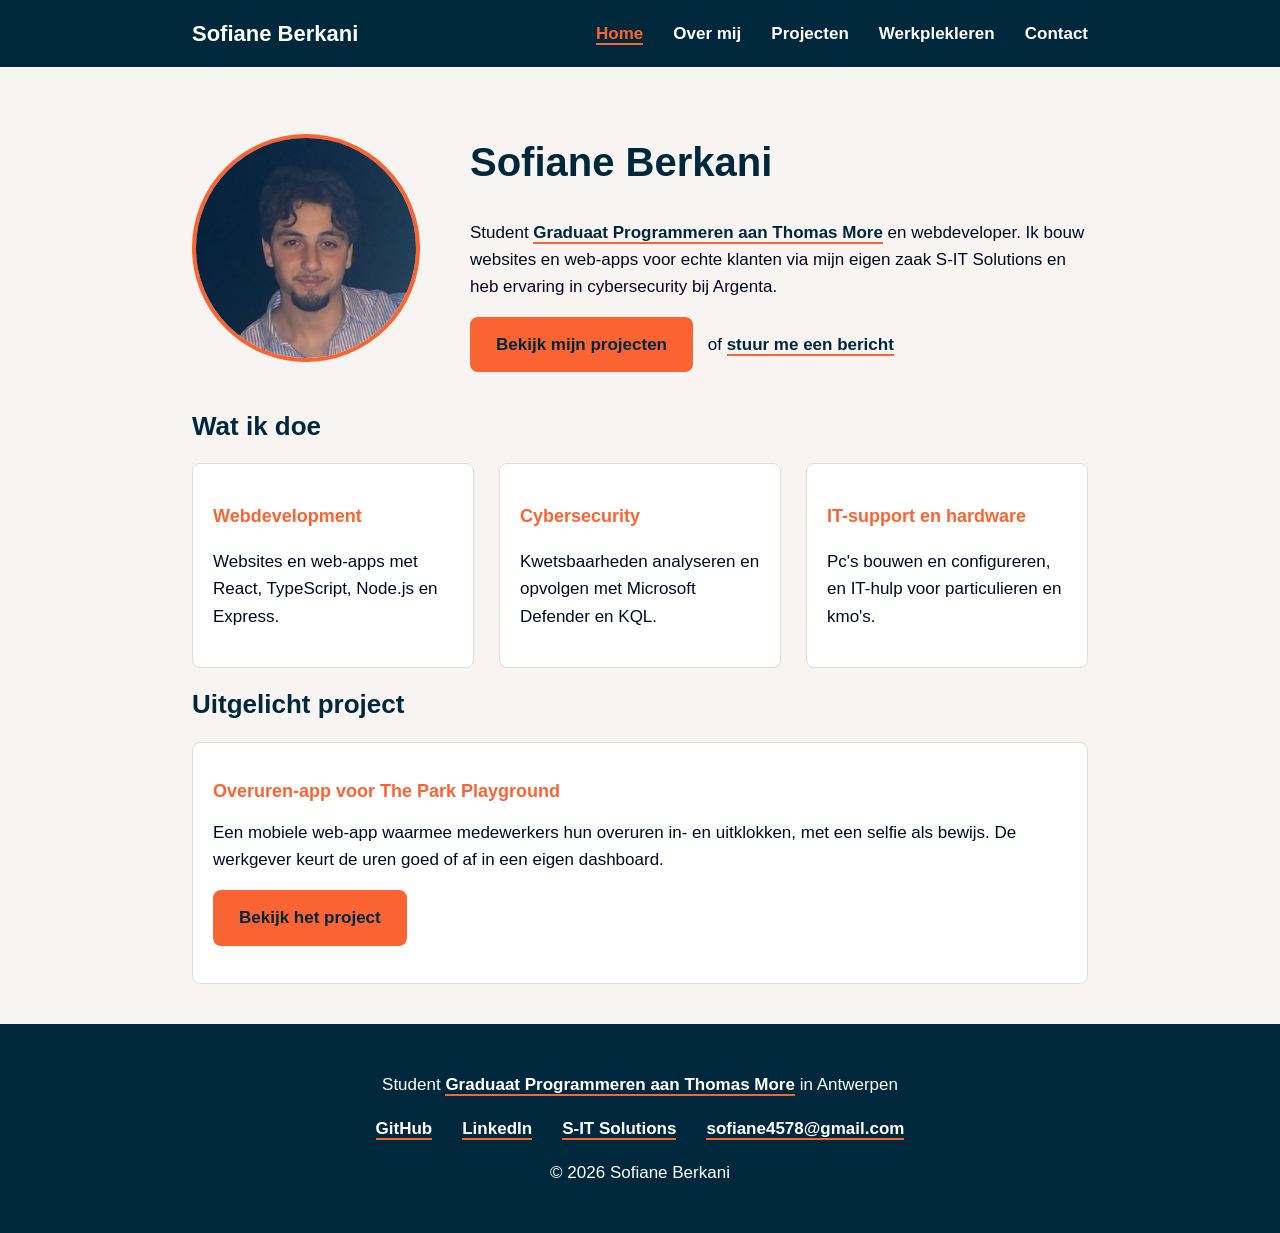
<file: 05-site/index.html>
<!DOCTYPE html>
<html lang="nl">
<head>
    <meta charset="UTF-8">
    <meta name="viewport" content="width=device-width, initial-scale=1">
    <title>Home | Sofiane Berkani</title>
    <link rel="stylesheet" href="css/style.css">
</head>
<body>
    <header>
        <a class="logo" href="index.html">Sofiane Berkani</a>
        <nav>
            <ul>
                <li><a href="index.html" class="actief">Home</a></li>
                <li><a href="over-mij.html">Over mij</a></li>
                <li><a href="projecten.html">Projecten</a></li>
                <li><a href="werkplekleren.html">Werkplekleren</a></li>
                <li><a href="contact.html">Contact</a></li>
            </ul>
        </nav>
    </header>

    <main>
        <section class="intro">
            <img class="profielfoto" src="img/foto.jpg" alt="Foto van Sofiane Berkani">
            <div>
                <h1>Sofiane Berkani</h1>
                <p>
                    Student <a href="https://thomasmore.be/opleidingen/graduaat/programmeren-dag-avondonderwijs/programmeren-dagonderwijs/antwerpen-0">Graduaat Programmeren aan Thomas More</a> en webdeveloper.
                    Ik bouw websites en web-apps voor echte klanten via mijn eigen zaak S-IT Solutions
                    en heb ervaring in cybersecurity bij Argenta.
                </p>
                <p>
                    <a class="knop" href="projecten.html">Bekijk mijn projecten</a>
                    of <a href="contact.html">stuur me een bericht</a>
                </p>
            </div>
        </section>

        <section>
            <h2>Wat ik doe</h2>
            <ul class="kaarten">
                <li class="kaart">
                    <h3>Webdevelopment</h3>
                    <p>Websites en web-apps met React, TypeScript, Node.js en Express.</p>
                </li>
                <li class="kaart">
                    <h3>Cybersecurity</h3>
                    <p>Kwetsbaarheden analyseren en opvolgen met Microsoft Defender en KQL.</p>
                </li>
                <li class="kaart">
                    <h3>IT-support en hardware</h3>
                    <p>Pc's bouwen en configureren, en IT-hulp voor particulieren en kmo's.</p>
                </li>
            </ul>
        </section>

        <section>
            <h2>Uitgelicht project</h2>
            <article class="kaart">
                <h3>Overuren-app voor The Park Playground</h3>
                <p>
                    Een mobiele web-app waarmee medewerkers hun overuren in- en uitklokken, met een selfie als bewijs.
                    De werkgever keurt de uren goed of af in een eigen dashboard.
                </p>
                <p><a class="knop" href="projecten/overuren-app.html">Bekijk het project</a></p>
            </article>
        </section>
    </main>

    <footer>
        <p>Student <a href="https://thomasmore.be/opleidingen/graduaat/programmeren-dag-avondonderwijs/programmeren-dagonderwijs/antwerpen-0">Graduaat Programmeren aan Thomas More</a> in Antwerpen</p>
        <ul>
            <li><a href="https://github.com/SofianeBerkani">GitHub</a></li>
            <li><a href="https://www.linkedin.com/in/sofiane-berkani-8ab479326">LinkedIn</a></li>
            <li><a href="https://s-itsolutions.be">S-IT Solutions</a></li>
            <li><a href="mailto:sofiane4578@gmail.com">sofiane4578@gmail.com</a></li>
        </ul>
        <p>&copy; 2026 Sofiane Berkani</p>
    </footer>
</body>
</html>
</file>
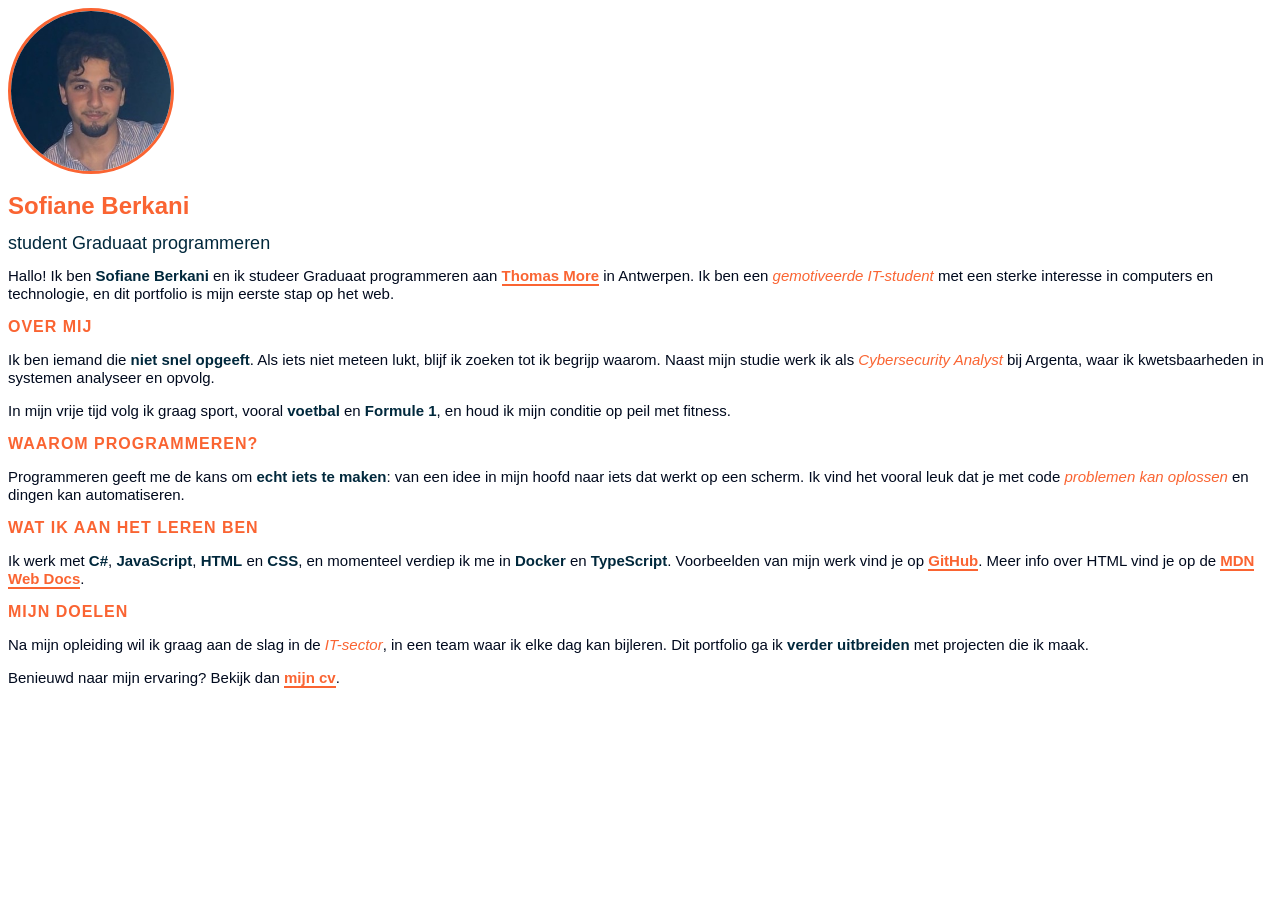
<file: 04-code-versies/v1-eerste-versie/index.html>
<!doctype html>
<html lang="nl">
  <head>
    <meta charset="UTF-8" />
    <title>Sofiane Berkani</title>
    <link rel="stylesheet" href="styles.css" />
  </head>
  <body>
    <img src="foto.jpg" alt="Foto van Sofiane Berkani" />

    <h1>Sofiane Berkani</h1>
    <h2>student Graduaat programmeren</h2>
    <p>
      Hallo! Ik ben <strong>Sofiane Berkani</strong> en ik studeer Graduaat
      programmeren aan
      <a
        href="https://thomasmore.be/nl?--&utm_source=google&utm_medium=cpc&utm_campaign=&utm_term=thomas%20more&utm_content=645169358150&utm_adgroup=&device=c&matchtype=p&gad_source=1&gad_campaignid=284461230&gbraid=0AAAAADqd2MIeKm5a5Ab8BwMtvqAih8M4V&gclid=CjwKCAjwifjVBhBKEiwAYx4K9HxJgIF8mwu53_EePsw1a9yDHdrs4B3AnKqo5m3QhWP143JMG4_rZBoCAvIQAvD_BwE"
        target="_blank"
        >Thomas More</a
      >

      in Antwerpen. Ik ben een <em>gemotiveerde IT-student</em> met een sterke
      interesse in computers en technologie, en dit portfolio is mijn eerste
      stap op het web.
    </p>

    <h3>Over mij</h3>
    <p>
      Ik ben iemand die <strong>niet snel opgeeft</strong>. Als iets niet meteen
      lukt, blijf ik zoeken tot ik begrijp waarom. Naast mijn studie werk ik als
      <em>Cybersecurity Analyst</em> bij Argenta, waar ik kwetsbaarheden in
      systemen analyseer en opvolg.
    </p>
    <p>
      In mijn vrije tijd volg ik graag sport, vooral <strong>voetbal</strong> en
      <strong>Formule 1</strong>, en houd ik mijn conditie op peil met fitness.
    </p>

    <h3>Waarom programmeren?</h3>
    <p>
      Programmeren geeft me de kans om <strong>echt iets te maken</strong>: van
      een idee in mijn hoofd naar iets dat werkt op een scherm. Ik vind het
      vooral leuk dat je met code <em>problemen kan oplossen</em> en dingen kan
      automatiseren.
    </p>

    <h3>Wat ik aan het leren ben</h3>
    <p>
      Ik werk met <strong>C#</strong>, <strong>JavaScript</strong>,
      <strong>HTML</strong> en <strong>CSS</strong>, en momenteel verdiep ik me
      in <strong>Docker</strong> en <strong>TypeScript</strong>. Voorbeelden van
      mijn werk vind je op
      <a href="https://github.com/SofianeBerkani/Tasks">GitHub</a>. Meer info
      over HTML vind je op de
      <a href="https://developer.mozilla.org/nl/docs/Web/HTML">MDN Web Docs</a>.
    </p>

    <h3>Mijn doelen</h3>
    <p>
      Na mijn opleiding wil ik graag aan de slag in de <em>IT-sector</em>, in
      een team waar ik elke dag kan bijleren. Dit portfolio ga ik
      <strong>verder uitbreiden</strong> met projecten die ik maak.
    </p>

    <p>
      Benieuwd naar mijn ervaring? Bekijk dan <a href="cv.html">mijn cv</a>.
    </p>
  </body>
</html>
</file>
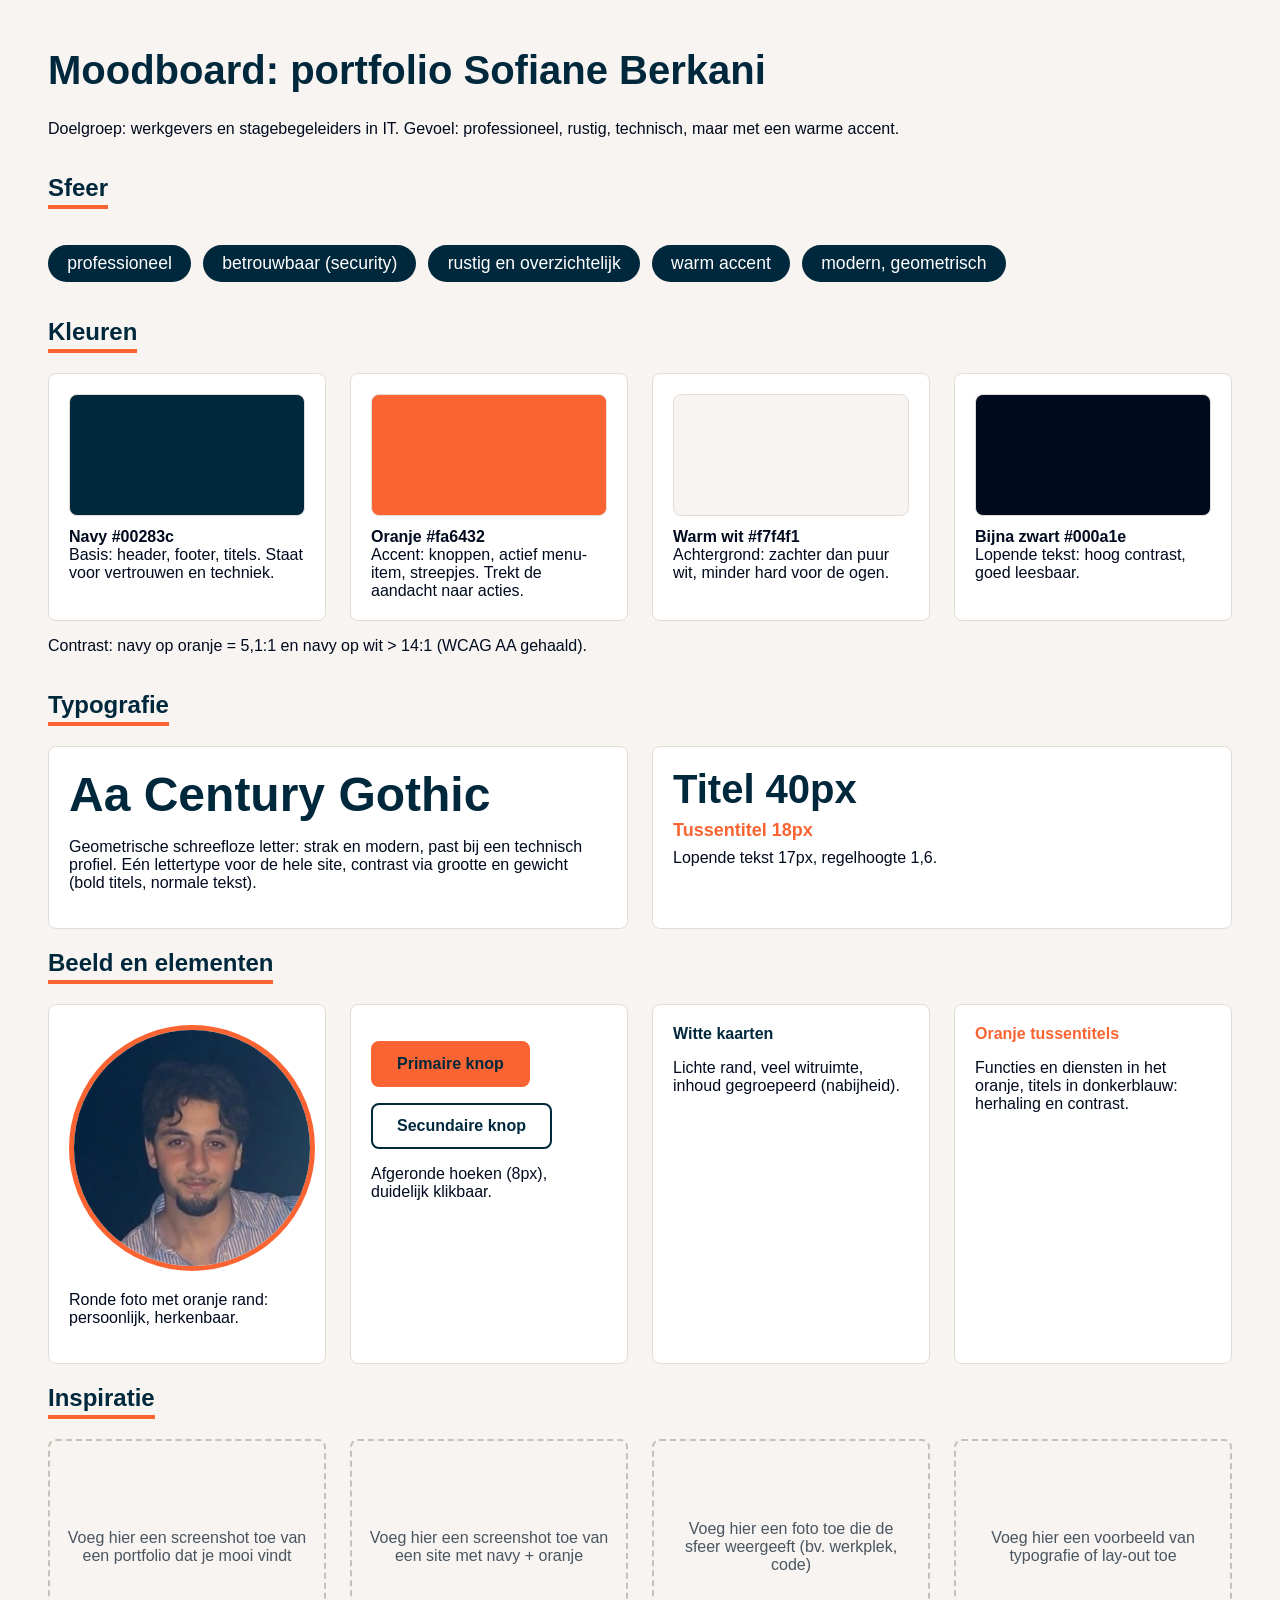
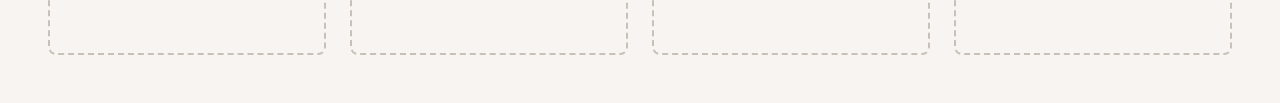
<file: 01-moodboard/moodboard.html>
<!doctype html>
<html lang="nl">
  <head>
    <meta charset="UTF-8" />
    <meta name="viewport" content="width=device-width, initial-scale=1" />
    <title>Moodboard | Portfolio Sofiane Berkani</title>
    <style>
      body {
        margin: 0;
        padding: 3rem;
        font-family: "Century Gothic", sans-serif;
        background: #f7f4f1;
        color: #000a1e;
      }
      h1 {
        margin-top: 0;
        font-size: 2.5rem;
        color: #00283c;
      }
      h2 {
        color: #00283c;
        border-bottom: 4px solid #fa6432;
        display: inline-block;
        padding-bottom: 0.2rem;
      }
      .raster {
        display: grid;
        grid-template-columns: repeat(4, 1fr);
        gap: 1.5rem;
      }
      .blok {
        background: #fff;
        border: 1px solid #e3ddd7;
        border-radius: 8px;
        padding: 1.25rem;
      }
      .kleur {
        height: 120px;
        border-radius: 8px;
        margin-bottom: 0.75rem;
        border: 1px solid #e3ddd7;
      }
      .woorden {
        display: flex;
        flex-wrap: wrap;
        gap: 0.75rem;
        padding: 0;
        list-style: none;
      }
      .woorden li {
        background: #00283c;
        color: #fff;
        padding: 0.5rem 1.2rem;
        border-radius: 999px;
        font-size: 1.1rem;
      }
      .foto {
        width: 100%;
        border-radius: 50%;
        border: 5px solid #fa6432;
      }
      .knop {
        display: inline-block;
        padding: 0.75rem 1.5rem;
        border-radius: 8px;
        font-weight: bold;
        border: 2px solid #fa6432;
        background: #fa6432;
        color: #00283c;
      }
      .knop2 {
        background: transparent;
        border-color: #00283c;
      }
      .inspiratie {
        min-height: 180px;
        display: grid;
        place-items: center;
        text-align: center;
        color: #4a5560;
        border: 2px dashed #c9c0b8;
        border-radius: 8px;
        padding: 1rem;
      }
    </style>
  </head>
  <body>
    <h1>Moodboard: portfolio Sofiane Berkani</h1>
    <p>
      Doelgroep: werkgevers en stagebegeleiders in IT. Gevoel: professioneel,
      rustig, technisch, maar met een warme accent.
    </p>

    <h2>Sfeer</h2>
    <ul class="woorden">
      <li>professioneel</li>
      <li>betrouwbaar (security)</li>
      <li>rustig en overzichtelijk</li>
      <li>warm accent</li>
      <li>modern, geometrisch</li>
    </ul>

    <h2>Kleuren</h2>
    <div class="raster">
      <div class="blok">
        <div class="kleur" style="background: #00283c"></div>
        <strong>Navy #00283c</strong><br />Basis: header, footer, titels. Staat
        voor vertrouwen en techniek.
      </div>
      <div class="blok">
        <div class="kleur" style="background: #fa6432"></div>
        <strong>Oranje #fa6432</strong><br />Accent: knoppen, actief menu-item,
        streepjes. Trekt de aandacht naar acties.
      </div>
      <div class="blok">
        <div class="kleur" style="background: #f7f4f1"></div>
        <strong>Warm wit #f7f4f1</strong><br />Achtergrond: zachter dan puur
        wit, minder hard voor de ogen.
      </div>
      <div class="blok">
        <div class="kleur" style="background: #000a1e"></div>
        <strong>Bijna zwart #000a1e</strong><br />Lopende tekst: hoog contrast,
        goed leesbaar.
      </div>
    </div>
    <p>
      Contrast: navy op oranje = 5,1:1 en navy op wit &gt; 14:1 (WCAG AA
      gehaald).
    </p>

    <h2>Typografie</h2>
    <div class="raster">
      <div class="blok" style="grid-column: span 2">
        <p
          style="font-size: 3rem; font-weight: bold; color: #00283c; margin: 0"
        >
          Aa Century Gothic
        </p>
        <p>
          Geometrische schreefloze letter: strak en modern, past bij een
          technisch profiel. Eén lettertype voor de hele site, contrast via
          grootte en gewicht (bold titels, normale tekst).
        </p>
      </div>
      <div class="blok" style="grid-column: span 2">
        <p
          style="font-size: 40px; font-weight: bold; color: #00283c; margin: 0"
        >
          Titel 40px
        </p>
        <p
          style="
            font-size: 18px;
            font-weight: bold;
            color: #fa6432;
            margin: 0.5rem 0;
          "
        >
          Tussentitel 18px
        </p>
        <p style="margin: 0">Lopende tekst 17px, regelhoogte 1,6.</p>
      </div>
    </div>

    <h2>Beeld en elementen</h2>
    <div class="raster">
      <div class="blok">
        <img
          class="foto"
          src="../05-site/img/foto.jpg"
          alt="Profielfoto met oranje rand"
        />
        <p>Ronde foto met oranje rand: persoonlijk, herkenbaar.</p>
      </div>
      <div class="blok">
        <p><span class="knop">Primaire knop</span></p>
        <p><span class="knop knop2">Secundaire knop</span></p>
        <p>Afgeronde hoeken (8px), duidelijk klikbaar.</p>
      </div>
      <div class="blok">
        <p style="font-weight: bold; color: #00283c; margin: 0">
          Witte kaarten
        </p>
        <p>Lichte rand, veel witruimte, inhoud gegroepeerd (nabijheid).</p>
      </div>
      <div class="blok">
        <p style="font-weight: bold; color: #fa6432; margin: 0">
          Oranje tussentitels
        </p>
        <p>
          Functies en diensten in het oranje, titels in donkerblauw: herhaling
          en contrast.
        </p>
      </div>
    </div>

    <h2>Inspiratie</h2>
    <div class="raster">
      <div class="inspiratie">
        Voeg hier een screenshot toe van een portfolio dat je mooi vindt
      </div>
      <div class="inspiratie">
        Voeg hier een screenshot toe van een site met navy + oranje
      </div>
      <div class="inspiratie">
        Voeg hier een foto toe die de sfeer weergeeft (bv. werkplek, code)
      </div>
      <div class="inspiratie">
        Voeg hier een voorbeeld van typografie of lay-out toe
      </div>
    </div>
  </body>
</html>
</file>
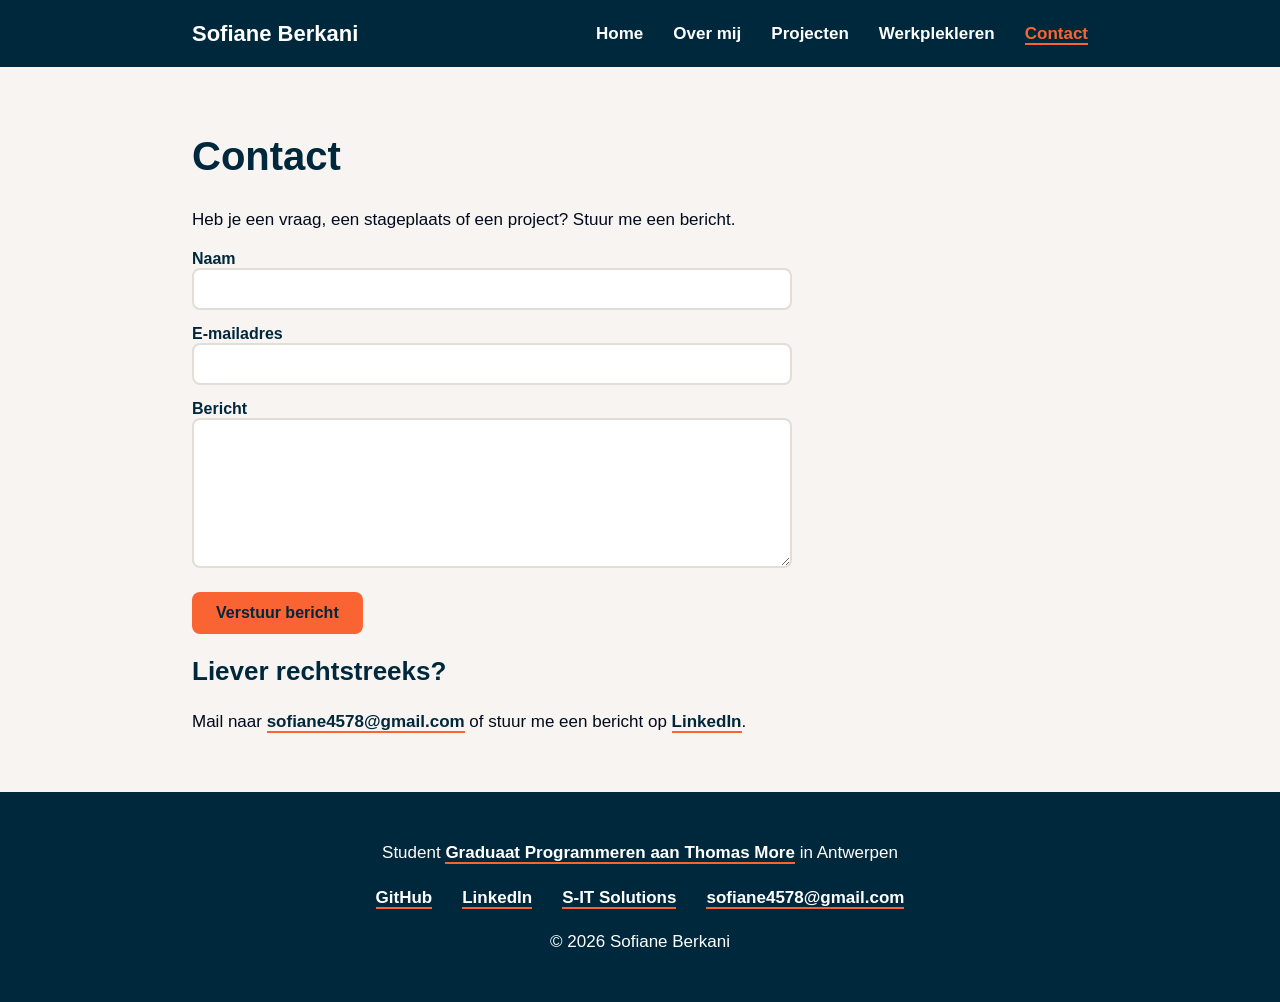
<file: 05-site/contact.html>
<!DOCTYPE html>
<html lang="nl">
<head>
    <meta charset="UTF-8">
    <meta name="viewport" content="width=device-width, initial-scale=1">
    <title>Contact | Sofiane Berkani</title>
    <link rel="stylesheet" href="css/style.css">
</head>
<body>
    <header>
        <a class="logo" href="index.html">Sofiane Berkani</a>
        <nav>
            <ul>
                <li><a href="index.html">Home</a></li>
                <li><a href="over-mij.html">Over mij</a></li>
                <li><a href="projecten.html">Projecten</a></li>
                <li><a href="werkplekleren.html">Werkplekleren</a></li>
                <li><a href="contact.html" class="actief">Contact</a></li>
            </ul>
        </nav>
    </header>

    <main>
        <h1>Contact</h1>
        <p>Heb je een vraag, een stageplaats of een project? Stuur me een bericht.</p>

        <form action="mailform.php" method="POST">
            <label for="name">Naam</label>
            <input type="text" id="name" name="name" required>

            <label for="email">E-mailadres</label>
            <input type="email" id="email" name="email" required>

            <label for="message">Bericht</label>
            <textarea id="message" name="message" required></textarea>

            <button type="submit">Verstuur bericht</button>
        </form>

        <section>
            <h2>Liever rechtstreeks?</h2>
            <p>
                Mail naar <a href="mailto:sofiane4578@gmail.com">sofiane4578@gmail.com</a>
                of stuur me een bericht op <a href="https://www.linkedin.com/in/sofiane-berkani-8ab479326">LinkedIn</a>.
            </p>
        </section>
    </main>

    <footer>
        <p>Student <a href="https://thomasmore.be/opleidingen/graduaat/programmeren-dag-avondonderwijs/programmeren-dagonderwijs/antwerpen-0">Graduaat Programmeren aan Thomas More</a> in Antwerpen</p>
        <ul>
            <li><a href="https://github.com/SofianeBerkani">GitHub</a></li>
            <li><a href="https://www.linkedin.com/in/sofiane-berkani-8ab479326">LinkedIn</a></li>
            <li><a href="https://s-itsolutions.be">S-IT Solutions</a></li>
            <li><a href="mailto:sofiane4578@gmail.com">sofiane4578@gmail.com</a></li>
        </ul>
        <p>&copy; 2026 Sofiane Berkani</p>
    </footer>
</body>
</html>
</file>
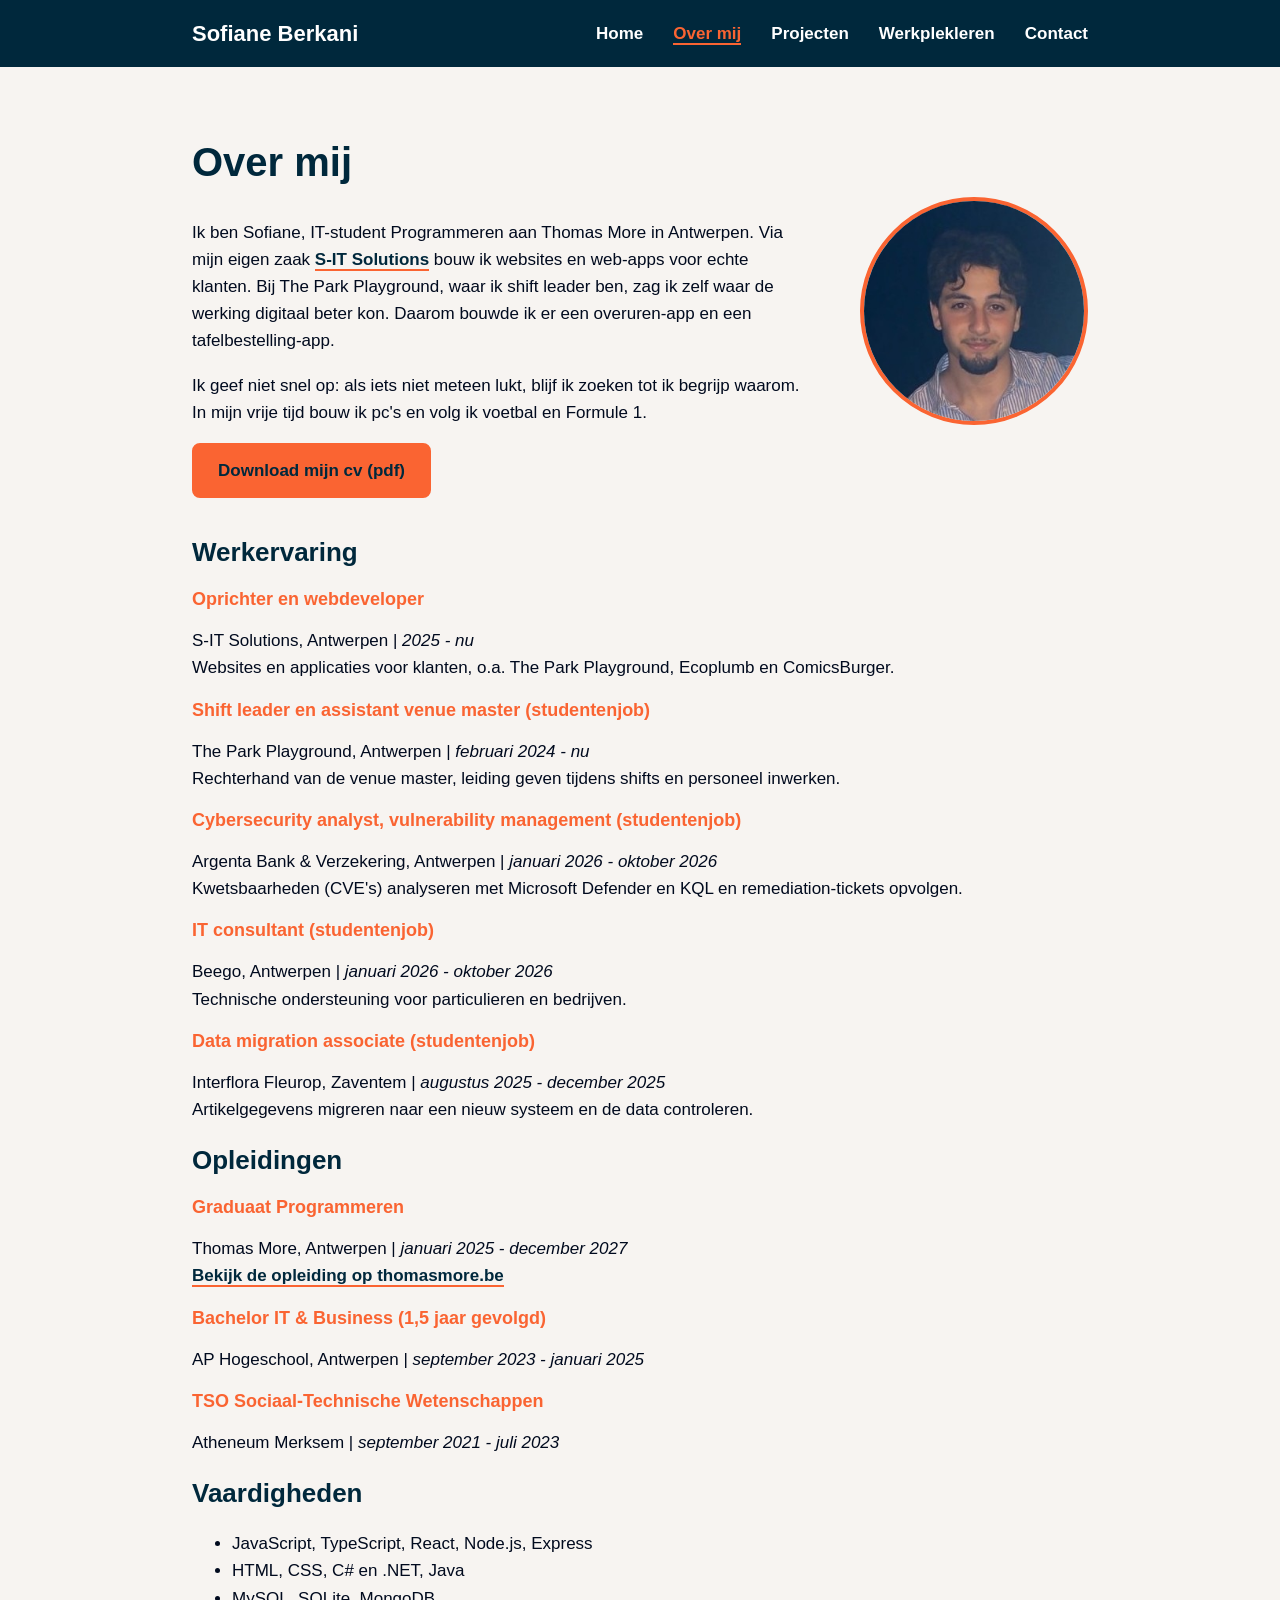
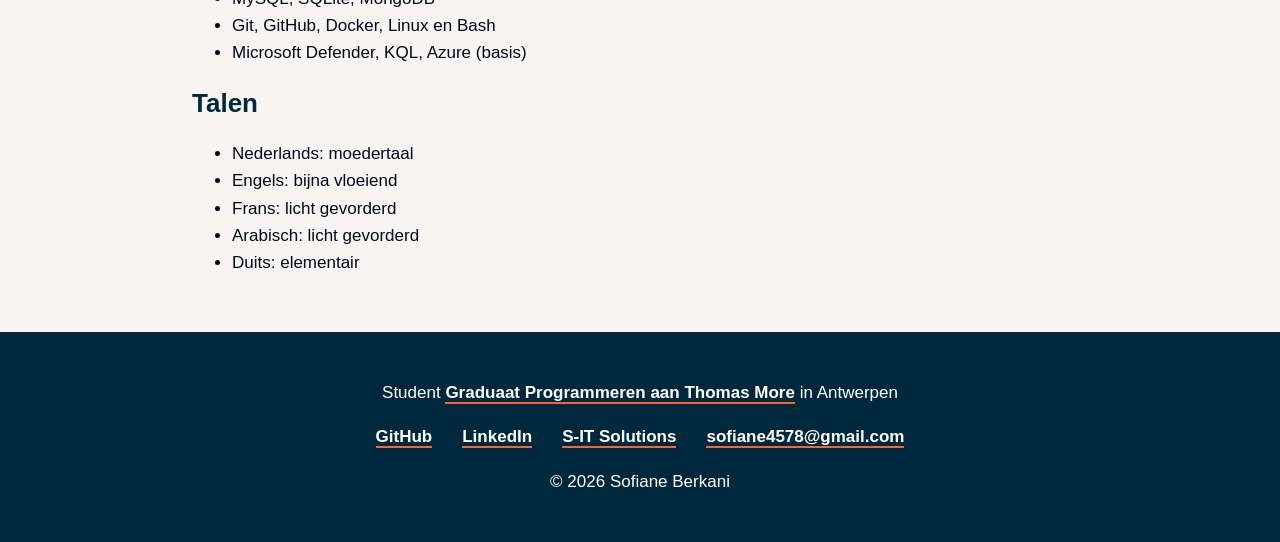
<file: 05-site/over-mij.html>
<!DOCTYPE html>
<html lang="nl">
<head>
    <meta charset="UTF-8">
    <meta name="viewport" content="width=device-width, initial-scale=1">
    <title>Over mij | Sofiane Berkani</title>
    <link rel="stylesheet" href="css/style.css">
</head>
<body>
    <header>
        <a class="logo" href="index.html">Sofiane Berkani</a>
        <nav>
            <ul>
                <li><a href="index.html">Home</a></li>
                <li><a href="over-mij.html" class="actief">Over mij</a></li>
                <li><a href="projecten.html">Projecten</a></li>
                <li><a href="werkplekleren.html">Werkplekleren</a></li>
                <li><a href="contact.html">Contact</a></li>
            </ul>
        </nav>
    </header>

    <main>
        <section class="intro">
            <div>
                <h1>Over mij</h1>
                <p>
                    Ik ben Sofiane, IT-student Programmeren aan Thomas More in Antwerpen. Via mijn eigen zaak
                    <a href="https://s-itsolutions.be">S-IT Solutions</a> bouw ik websites en web-apps voor echte klanten.
                    Bij The Park Playground, waar ik shift leader ben, zag ik zelf waar de werking digitaal beter kon.
                    Daarom bouwde ik er een overuren-app en een tafelbestelling-app.
                </p>
                <p>
                    Ik geef niet snel op: als iets niet meteen lukt, blijf ik zoeken tot ik begrijp waarom.
                    In mijn vrije tijd bouw ik pc's en volg ik voetbal en Formule 1.
                </p>
                <p><a class="knop" href="docs/Sofiane_Berkani_CV.pdf">Download mijn cv (pdf)</a></p>
            </div>
            <img class="profielfoto" src="img/foto.jpg" alt="Foto van Sofiane Berkani">
        </section>

        <section>
            <h2>Werkervaring</h2>

            <h3>Oprichter en webdeveloper</h3>
            <p>
                S-IT Solutions, Antwerpen | <em>2025 - nu</em><br>
                Websites en applicaties voor klanten, o.a. The Park Playground, Ecoplumb en ComicsBurger.
            </p>

            <h3>Shift leader en assistant venue master (studentenjob)</h3>
            <p>
                The Park Playground, Antwerpen | <em>februari 2024 - nu</em><br>
                Rechterhand van de venue master, leiding geven tijdens shifts en personeel inwerken.
            </p>

            <h3>Cybersecurity analyst, vulnerability management (studentenjob)</h3>
            <p>
                Argenta Bank &amp; Verzekering, Antwerpen | <em>januari 2026 - oktober 2026</em><br>
                Kwetsbaarheden (CVE's) analyseren met Microsoft Defender en KQL en remediation-tickets opvolgen.
            </p>

            <h3>IT consultant (studentenjob)</h3>
            <p>
                Beego, Antwerpen | <em>januari 2026 - oktober 2026</em><br>
                Technische ondersteuning voor particulieren en bedrijven.
            </p>

            <h3>Data migration associate (studentenjob)</h3>
            <p>
                Interflora Fleurop, Zaventem | <em>augustus 2025 - december 2025</em><br>
                Artikelgegevens migreren naar een nieuw systeem en de data controleren.
            </p>
        </section>

        <section>
            <h2>Opleidingen</h2>

            <h3>Graduaat Programmeren</h3>
            <p>
                Thomas More, Antwerpen | <em>januari 2025 - december 2027</em><br>
                <a href="https://thomasmore.be/opleidingen/graduaat/programmeren-dag-avondonderwijs/programmeren-dagonderwijs/antwerpen-0">Bekijk de opleiding op thomasmore.be</a>
            </p>

            <h3>Bachelor IT &amp; Business (1,5 jaar gevolgd)</h3>
            <p>AP Hogeschool, Antwerpen | <em>september 2023 - januari 2025</em></p>

            <h3>TSO Sociaal-Technische Wetenschappen</h3>
            <p>Atheneum Merksem | <em>september 2021 - juli 2023</em></p>
        </section>

        <section>
            <h2>Vaardigheden</h2>
            <ul>
                <li>JavaScript, TypeScript, React, Node.js, Express</li>
                <li>HTML, CSS, C# en .NET, Java</li>
                <li>MySQL, SQLite, MongoDB</li>
                <li>Git, GitHub, Docker, Linux en Bash</li>
                <li>Microsoft Defender, KQL, Azure (basis)</li>
            </ul>
        </section>

        <section>
            <h2>Talen</h2>
            <ul>
                <li>Nederlands: moedertaal</li>
                <li>Engels: bijna vloeiend</li>
                <li>Frans: licht gevorderd</li>
                <li>Arabisch: licht gevorderd</li>
                <li>Duits: elementair</li>
            </ul>
        </section>
    </main>

    <footer>
        <p>Student <a href="https://thomasmore.be/opleidingen/graduaat/programmeren-dag-avondonderwijs/programmeren-dagonderwijs/antwerpen-0">Graduaat Programmeren aan Thomas More</a> in Antwerpen</p>
        <ul>
            <li><a href="https://github.com/SofianeBerkani">GitHub</a></li>
            <li><a href="https://www.linkedin.com/in/sofiane-berkani-8ab479326">LinkedIn</a></li>
            <li><a href="https://s-itsolutions.be">S-IT Solutions</a></li>
            <li><a href="mailto:sofiane4578@gmail.com">sofiane4578@gmail.com</a></li>
        </ul>
        <p>&copy; 2026 Sofiane Berkani</p>
    </footer>
</body>
</html>
</file>
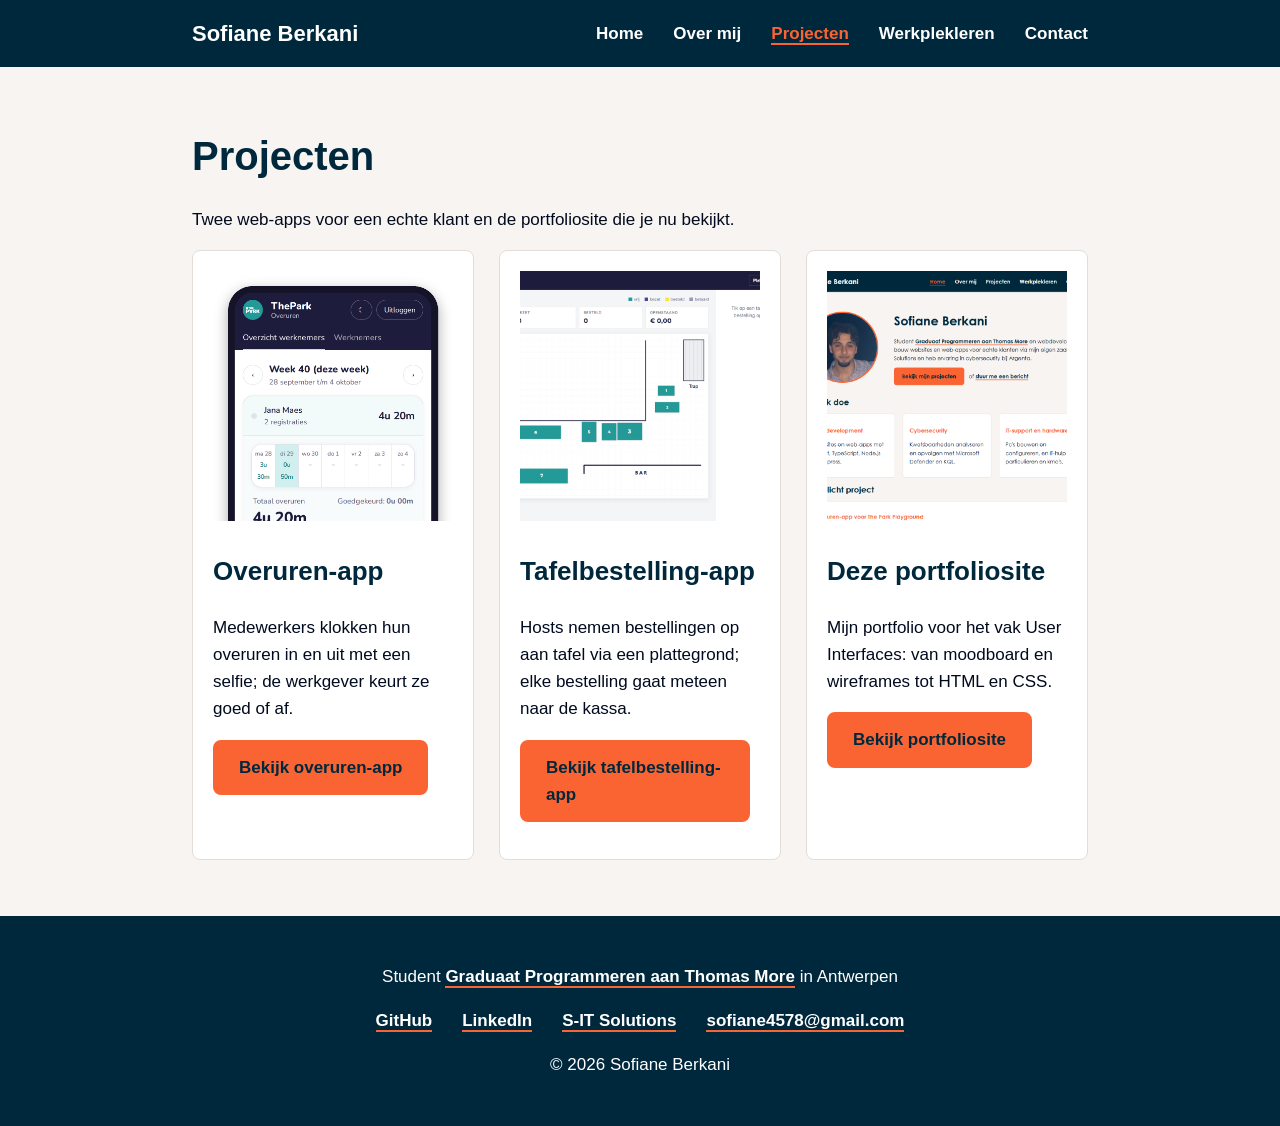
<file: 05-site/projecten.html>
<!DOCTYPE html>
<html lang="nl">
<head>
    <meta charset="UTF-8">
    <meta name="viewport" content="width=device-width, initial-scale=1">
    <title>Projecten | Sofiane Berkani</title>
    <link rel="stylesheet" href="css/style.css">
</head>
<body>
    <header>
        <a class="logo" href="index.html">Sofiane Berkani</a>
        <nav>
            <ul>
                <li><a href="index.html">Home</a></li>
                <li><a href="over-mij.html">Over mij</a></li>
                <li><a href="projecten.html" class="actief">Projecten</a></li>
                <li><a href="werkplekleren.html">Werkplekleren</a></li>
                <li><a href="contact.html">Contact</a></li>
            </ul>
        </nav>
    </header>

    <main>
        <h1>Projecten</h1>
        <p>Twee web-apps voor een echte klant en de portfoliosite die je nu bekijkt.</p>

        <ul class="kaarten">
                <li class="kaart">
                    <img src="img/projecten/overuren-dashboard.png" alt="Dashboard van de overuren-app">
                    <h2>Overuren-app</h2>
                    <p>Medewerkers klokken hun overuren in en uit met een selfie; de werkgever keurt ze goed of af.</p>
                    <p><a class="knop" href="projecten/overuren-app.html">Bekijk overuren-app</a></p>
                </li>
                <li class="kaart">
                    <img src="img/projecten/tafelbestelling-plattegrond.png" alt="Plattegrond in de tafelbestelling-app">
                    <h2>Tafelbestelling-app</h2>
                    <p>Hosts nemen bestellingen op aan tafel via een plattegrond; elke bestelling gaat meteen naar de kassa.</p>
                    <p><a class="knop" href="projecten/tafelbestelling-app.html">Bekijk tafelbestelling-app</a></p>
                </li>
                <li class="kaart">
                    <img src="img/projecten/portfolio.png" alt="Homepagina van deze portfolio">
                    <h2>Deze portfoliosite</h2>
                    <p>Mijn portfolio voor het vak User Interfaces: van moodboard en wireframes tot HTML en CSS.</p>
                    <p><a class="knop" href="projecten/portfolio.html">Bekijk portfoliosite</a></p>
                </li>
        </ul>
    </main>

    <footer>
        <p>Student <a href="https://thomasmore.be/opleidingen/graduaat/programmeren-dag-avondonderwijs/programmeren-dagonderwijs/antwerpen-0">Graduaat Programmeren aan Thomas More</a> in Antwerpen</p>
        <ul>
            <li><a href="https://github.com/SofianeBerkani">GitHub</a></li>
            <li><a href="https://www.linkedin.com/in/sofiane-berkani-8ab479326">LinkedIn</a></li>
            <li><a href="https://s-itsolutions.be">S-IT Solutions</a></li>
            <li><a href="mailto:sofiane4578@gmail.com">sofiane4578@gmail.com</a></li>
        </ul>
        <p>&copy; 2026 Sofiane Berkani</p>
    </footer>
</body>
</html>
</file>
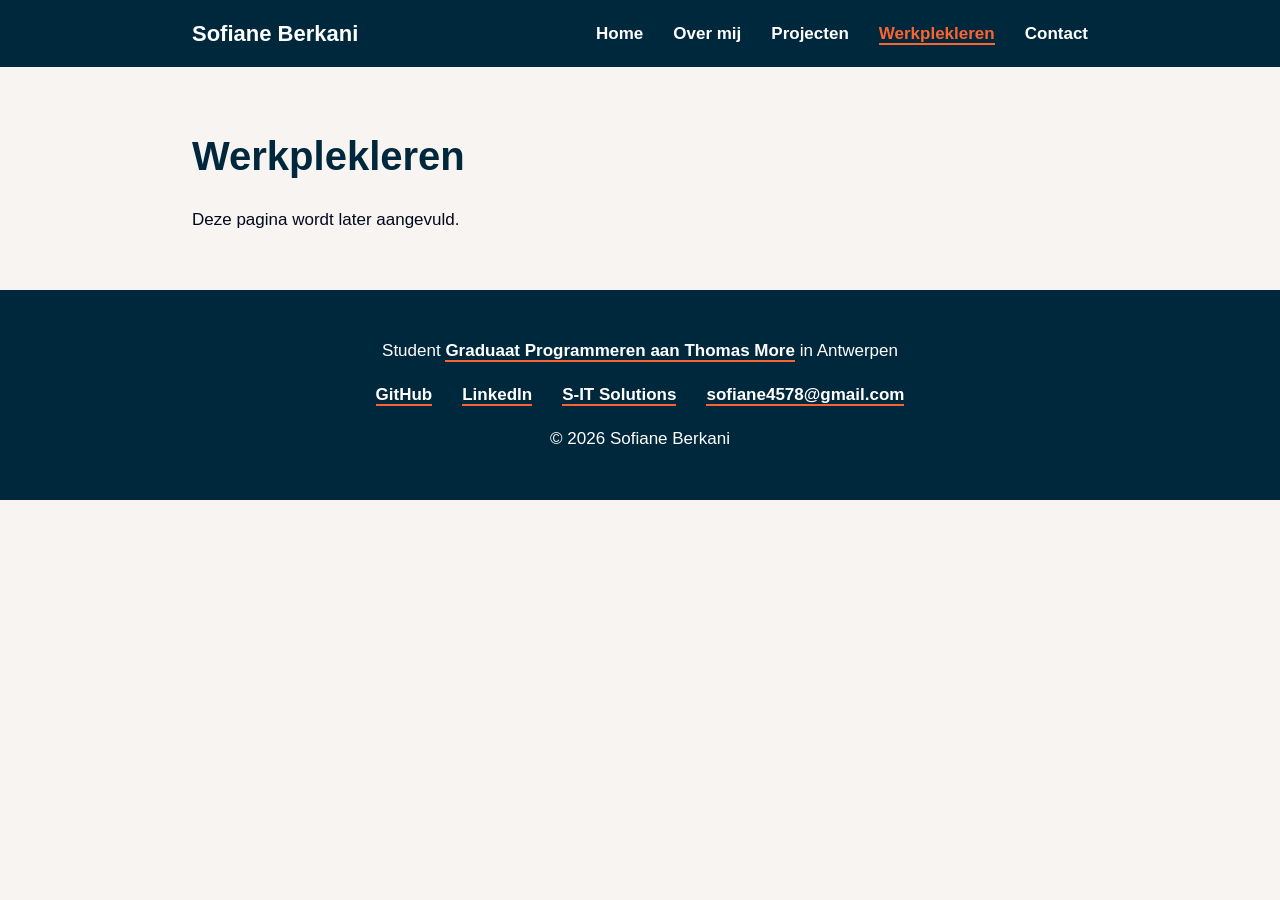
<file: 05-site/werkplekleren.html>
<!DOCTYPE html>
<html lang="nl">
<head>
    <meta charset="UTF-8">
    <meta name="viewport" content="width=device-width, initial-scale=1">
    <title>Werkplekleren | Sofiane Berkani</title>
    <link rel="stylesheet" href="css/style.css">
</head>
<body>
    <header>
        <a class="logo" href="index.html">Sofiane Berkani</a>
        <nav>
            <ul>
                <li><a href="index.html">Home</a></li>
                <li><a href="over-mij.html">Over mij</a></li>
                <li><a href="projecten.html">Projecten</a></li>
                <li><a href="werkplekleren.html" class="actief">Werkplekleren</a></li>
                <li><a href="contact.html">Contact</a></li>
            </ul>
        </nav>
    </header>

    <main>
        <h1>Werkplekleren</h1>
        <p>Deze pagina wordt later aangevuld.</p>
    </main>

    <footer>
        <p>Student <a href="https://thomasmore.be/opleidingen/graduaat/programmeren-dag-avondonderwijs/programmeren-dagonderwijs/antwerpen-0">Graduaat Programmeren aan Thomas More</a> in Antwerpen</p>
        <ul>
            <li><a href="https://github.com/SofianeBerkani">GitHub</a></li>
            <li><a href="https://www.linkedin.com/in/sofiane-berkani-8ab479326">LinkedIn</a></li>
            <li><a href="https://s-itsolutions.be">S-IT Solutions</a></li>
            <li><a href="mailto:sofiane4578@gmail.com">sofiane4578@gmail.com</a></li>
        </ul>
        <p>&copy; 2026 Sofiane Berkani</p>
    </footer>
</body>
</html>
</file>
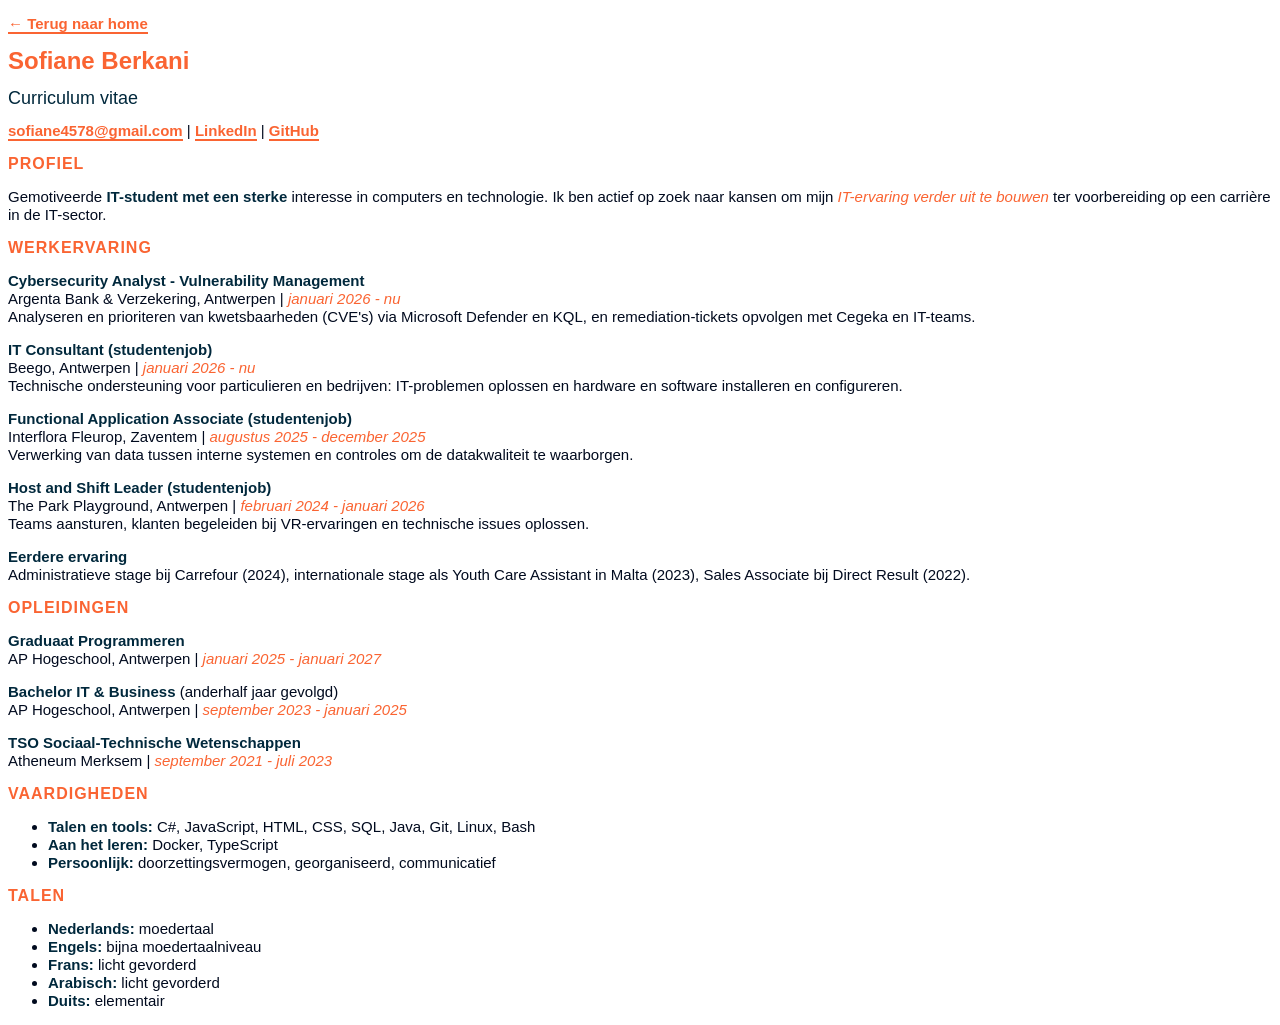
<file: 04-code-versies/v1-eerste-versie/cv.html>
<!DOCTYPE html>
<html lang="nl">
<head>
    <meta charset="UTF-8" />
    <title>CV - Sofiane Berkani</title>
    <link rel="stylesheet" href="styles.css" />
</head>
<body>
    <p><a href="index.html">&larr; Terug naar home</a></p>

    <h1>Sofiane Berkani</h1>
    <h2>Curriculum vitae</h2>
    <p>
        <a href="mailto:sofiane4578@gmail.com">sofiane4578@gmail.com</a> |
        <a href="https://www.linkedin.com/in/sofiane-berkani-8ab479326">LinkedIn</a> |
        <a href="https://github.com/SofianeBerkani/Tasks">GitHub</a>
    </p>

    <h3>Profiel</h3>
    <p>
        Gemotiveerde <strong>IT-student met een sterke</strong> interesse in computers en
        technologie. Ik ben actief op zoek naar kansen om mijn
        <em>IT-ervaring verder uit te bouwen</em> ter voorbereiding op een
        carrière in de IT-sector.
    </p>

    <h3>Werkervaring</h3>
    <p>
        <strong>Cybersecurity Analyst - Vulnerability Management</strong><br />
        Argenta Bank &amp; Verzekering, Antwerpen | <em>januari 2026 - nu</em><br />
        Analyseren en prioriteren van kwetsbaarheden (CVE's) via Microsoft
        Defender en KQL, en remediation-tickets opvolgen met Cegeka en IT-teams.
    </p>
    <p>
        <strong>IT Consultant (studentenjob)</strong><br />
        Beego, Antwerpen | <em>januari 2026 - nu</em><br />
        Technische ondersteuning voor particulieren en bedrijven: IT-problemen
        oplossen en hardware en software installeren en configureren.
    </p>
    <p>
        <strong>Functional Application Associate (studentenjob)</strong><br />
        Interflora Fleurop, Zaventem | <em>augustus 2025 - december 2025</em><br />
        Verwerking van data tussen interne systemen en controles om de
        datakwaliteit te waarborgen.
    </p>
    <p>
        <strong>Host and Shift Leader (studentenjob)</strong><br />
        The Park Playground, Antwerpen | <em>februari 2024 - januari 2026</em><br />
        Teams aansturen, klanten begeleiden bij VR-ervaringen en technische
        issues oplossen.
    </p>
    <p>
        <strong>Eerdere ervaring</strong><br />
        Administratieve stage bij Carrefour (2024), internationale stage als
        Youth Care Assistant in Malta (2023), Sales Associate bij Direct Result (2022).
    </p>

    <h3>Opleidingen</h3>
    <p>
        <strong>Graduaat Programmeren</strong><br />
        AP Hogeschool, Antwerpen | <em>januari 2025 - januari 2027</em>
    </p>
    <p>
        <strong>Bachelor IT &amp; Business</strong> (anderhalf jaar gevolgd)<br />
        AP Hogeschool, Antwerpen | <em>september 2023 - januari 2025</em>
    </p>
    <p>
        <strong>TSO Sociaal-Technische Wetenschappen</strong><br />
        Atheneum Merksem | <em>september 2021 - juli 2023</em>
    </p>

    <h3>Vaardigheden</h3>
    <ul>
        <li><strong>Talen en tools:</strong> C#, JavaScript, HTML, CSS, SQL, Java, Git, Linux, Bash</li>
        <li><strong>Aan het leren:</strong> Docker, TypeScript</li>
        <li><strong>Persoonlijk:</strong> doorzettingsvermogen, georganiseerd, communicatief</li>
    </ul>

    <h3>Talen</h3>
    <ul>
        <li><strong>Nederlands:</strong> moedertaal</li>
        <li><strong>Engels:</strong> bijna moedertaalniveau</li>
        <li><strong>Frans:</strong> licht gevorderd</li>
        <li><strong>Arabisch:</strong> licht gevorderd</li>
        <li><strong>Duits:</strong> elementair</li>
    </ul>
</body>
</html>
</file>
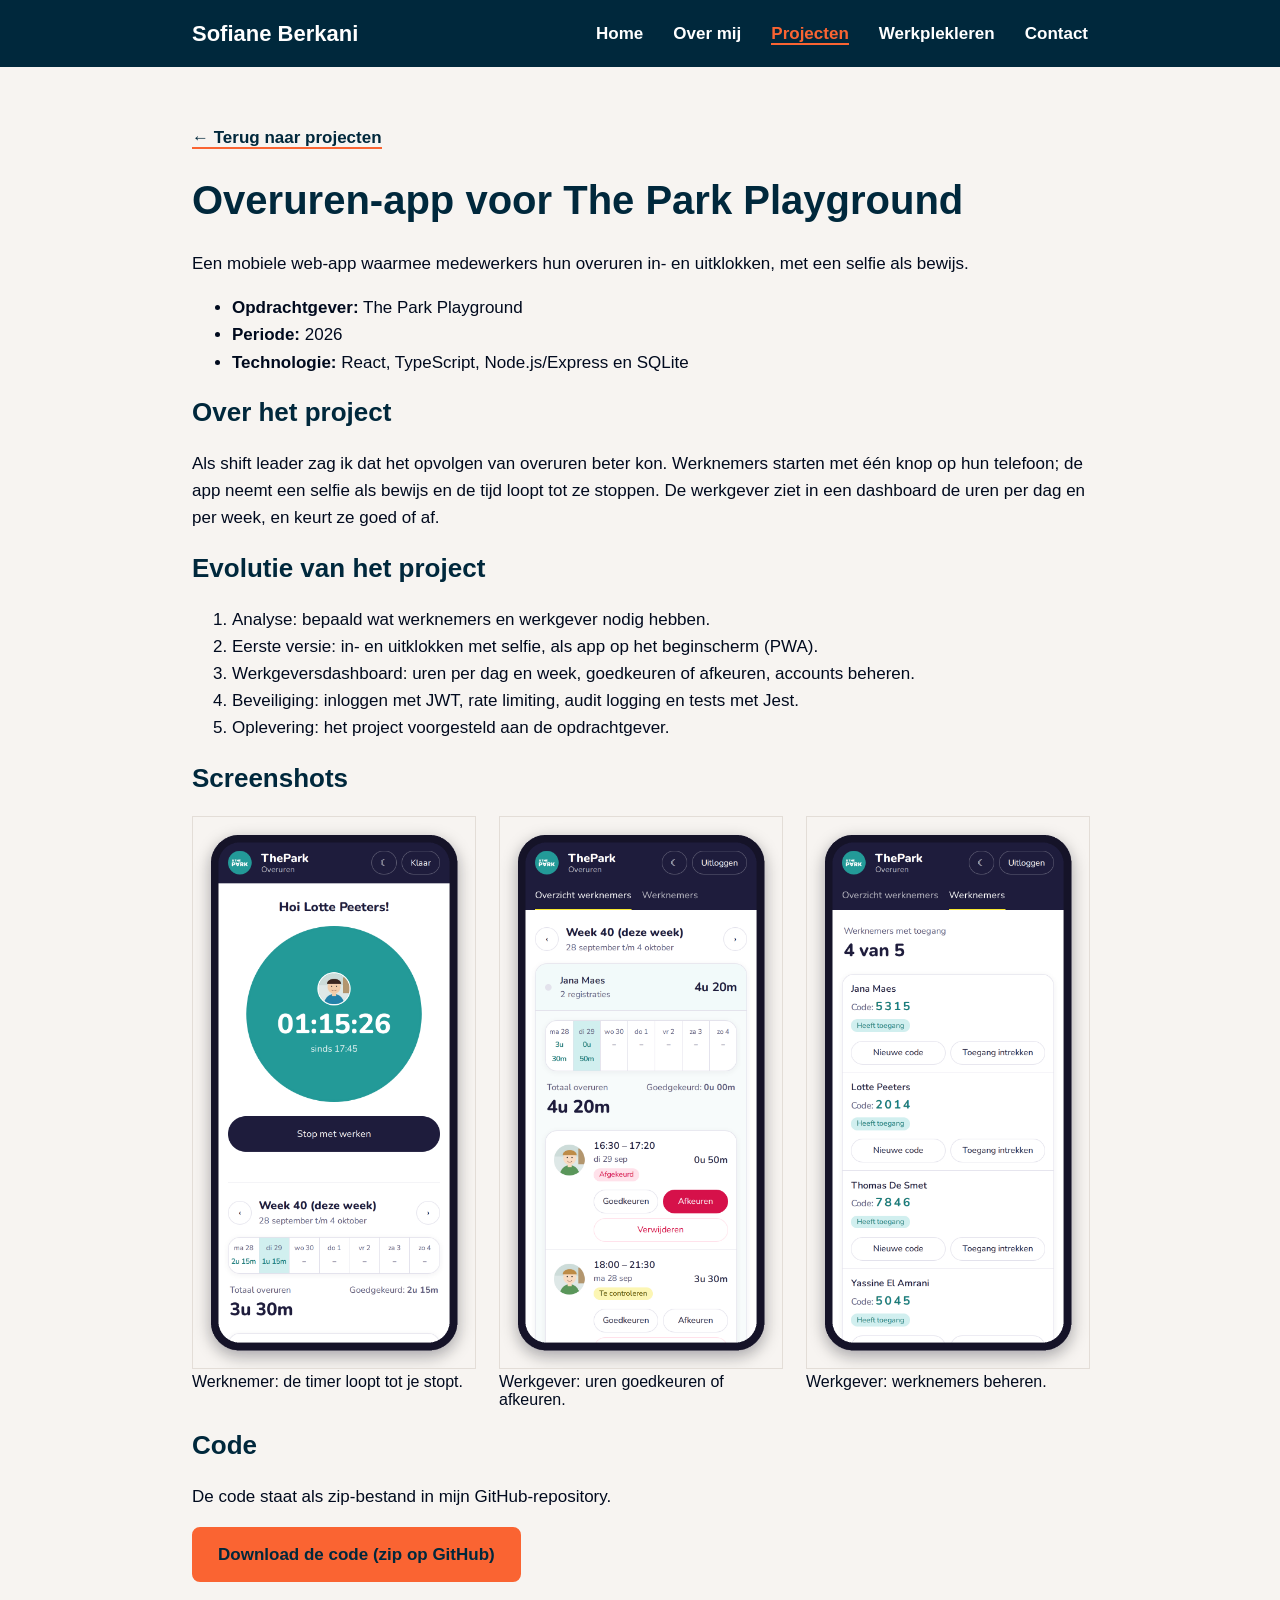
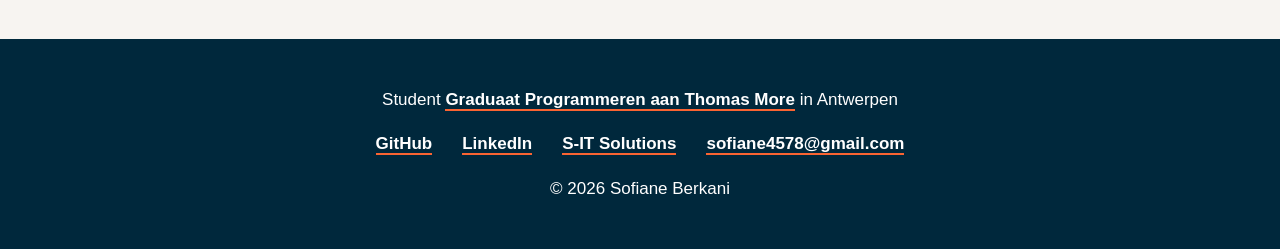
<file: 05-site/projecten/overuren-app.html>
<!doctype html>
<html lang="nl">
  <head>
    <meta charset="UTF-8" />
    <meta name="viewport" content="width=device-width, initial-scale=1" />
    <title>Overuren-app voor The Park Playground | Sofiane Berkani</title>
    <link rel="stylesheet" href="../css/style.css" />
  </head>
  <body>
    <header>
      <a class="logo" href="../index.html">Sofiane Berkani</a>
      <nav>
        <ul>
          <li><a href="../index.html">Home</a></li>
          <li><a href="../over-mij.html">Over mij</a></li>
          <li><a href="../projecten.html" class="actief">Projecten</a></li>
          <li><a href="../werkplekleren.html">Werkplekleren</a></li>
          <li><a href="../contact.html">Contact</a></li>
        </ul>
      </nav>
    </header>

    <main>
      <p><a href="../projecten.html">&larr; Terug naar projecten</a></p>

      <h1>Overuren-app voor The Park Playground</h1>
      <p>
        Een mobiele web-app waarmee medewerkers hun overuren in- en uitklokken,
        met een selfie als bewijs.
      </p>
      <ul>
        <li><strong>Opdrachtgever:</strong> The Park Playground</li>
        <li><strong>Periode:</strong> 2026</li>
        <li>
          <strong>Technologie:</strong> React, TypeScript, Node.js/Express en
          SQLite
        </li>
      </ul>

      <section>
        <h2>Over het project</h2>
        <p>
          Als shift leader zag ik dat het opvolgen van overuren beter kon.
          Werknemers starten met &eacute;&eacute;n knop op hun telefoon; de app
          neemt een selfie als bewijs en de tijd loopt tot ze stoppen. De
          werkgever ziet in een dashboard de uren per dag en per week, en keurt
          ze goed of af.
        </p>
      </section>

      <section>
        <h2>Evolutie van het project</h2>
        <ol>
          <li>Analyse: bepaald wat werknemers en werkgever nodig hebben.</li>
          <li>
            Eerste versie: in- en uitklokken met selfie, als app op het
            beginscherm (PWA).
          </li>
          <li>
            Werkgeversdashboard: uren per dag en week, goedkeuren of afkeuren,
            accounts beheren.
          </li>
          <li>
            Beveiliging: inloggen met JWT, rate limiting, audit logging en tests
            met Jest.
          </li>
          <li>Oplevering: het project voorgesteld aan de opdrachtgever.</li>
        </ol>
      </section>

      <section>
        <h2>Screenshots</h2>
        <div class="screenshots">
          <figure>
            <img
              src="../img/projecten/overuren-werknemer.png"
              alt="Scherm van een werknemer met een lopende timer"
            />
            <figcaption>Werknemer: de timer loopt tot je stopt.</figcaption>
          </figure>
          <figure>
            <img
              src="../img/projecten/overuren-dashboard.png"
              alt="Dashboard van de werkgever met uren per dag"
            />
            <figcaption>Werkgever: uren goedkeuren of afkeuren.</figcaption>
          </figure>
          <figure>
            <img
              src="../img/projecten/overuren-werknemers.png"
              alt="Lijst met werknemers en hun toegang"
            />
            <figcaption>Werkgever: werknemers beheren.</figcaption>
          </figure>
        </div>
      </section>

      <section>
        <h2>Code</h2>
        <p>De code staat als zip-bestand in mijn GitHub-repository.</p>
        <p>
          <a
            class="knop"
            href="https://github.com/SofianeBerkani/Projects/blob/main/ThePark-project%20(1).zip"
            >Download de code (zip op GitHub)</a
          >
        </p>
      </section>
    </main>

    <footer>
      <p>
        Student
        <a
          href="https://thomasmore.be/opleidingen/graduaat/programmeren-dag-avondonderwijs/programmeren-dagonderwijs/antwerpen-0"
          >Graduaat Programmeren aan Thomas More</a
        >
        in Antwerpen
      </p>
      <ul>
        <li><a href="https://github.com/SofianeBerkani">GitHub</a></li>
        <li>
          <a href="https://www.linkedin.com/in/sofiane-berkani-8ab479326"
            >LinkedIn</a
          >
        </li>
        <li><a href="https://s-itsolutions.be">S-IT Solutions</a></li>
        <li>
          <a href="mailto:sofiane4578@gmail.com">sofiane4578@gmail.com</a>
        </li>
      </ul>
      <p>&copy; 2026 Sofiane Berkani</p>
    </footer>
  </body>
</html>
</file>
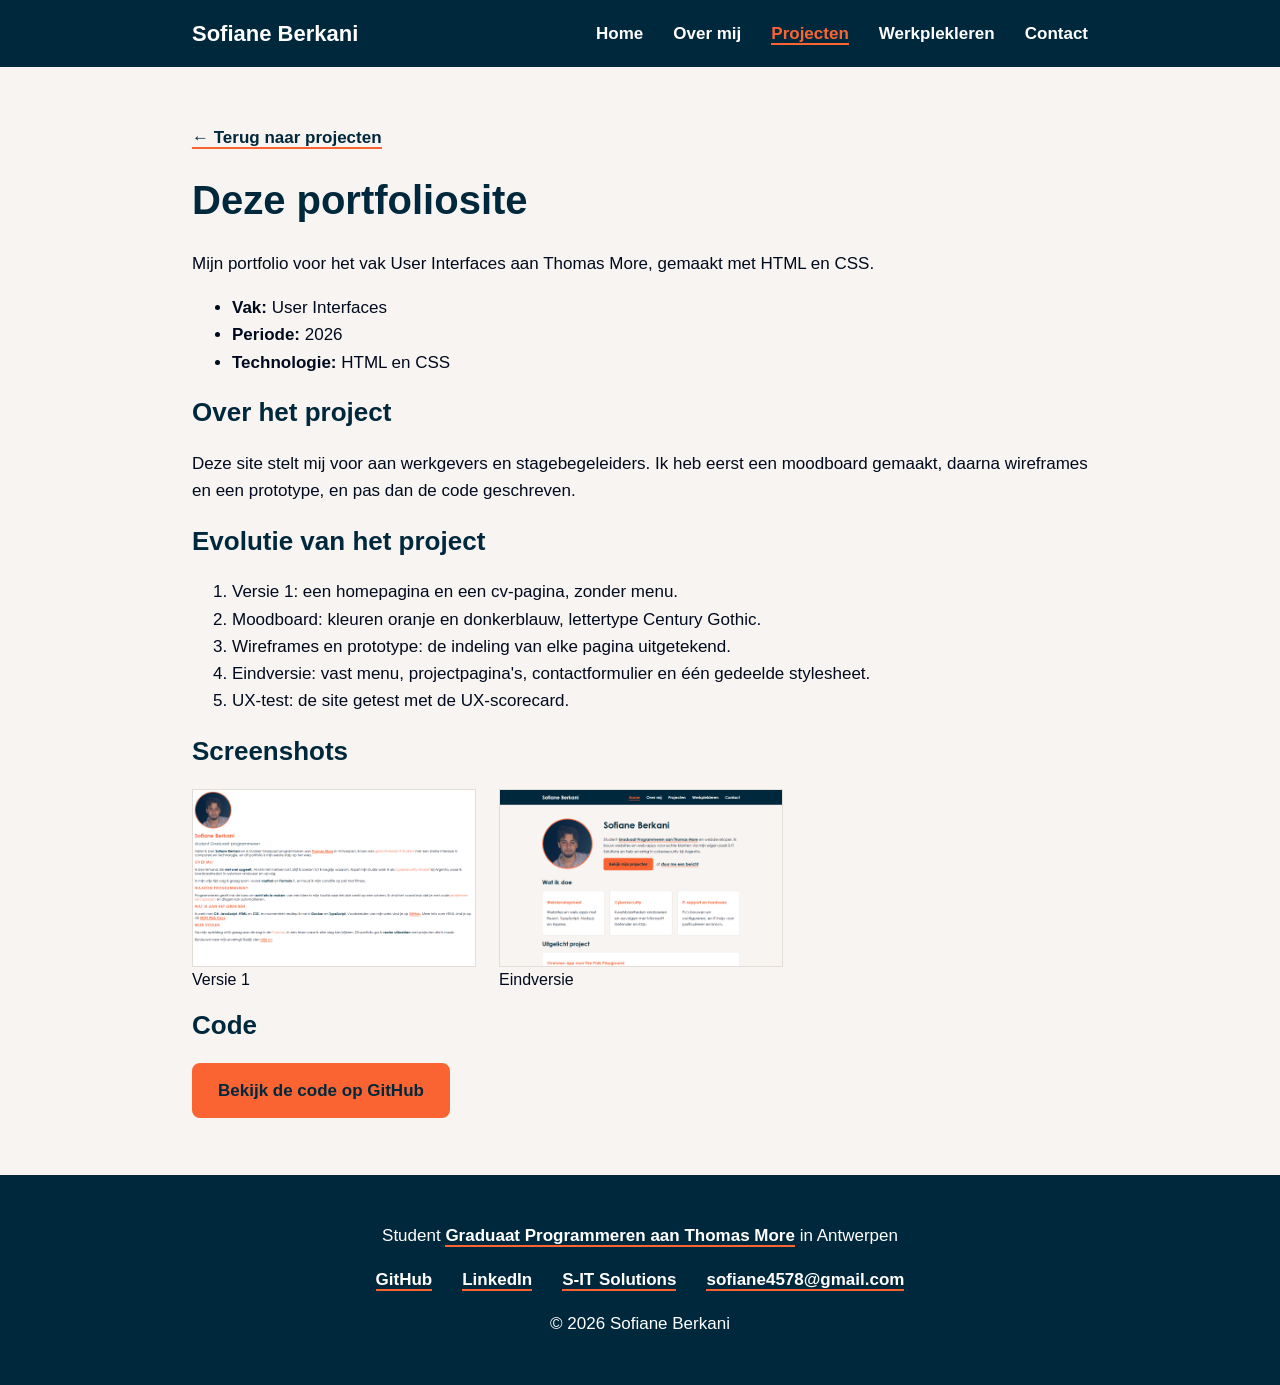
<file: 05-site/projecten/portfolio.html>
<!DOCTYPE html>
<html lang="nl">
<head>
    <meta charset="UTF-8">
    <meta name="viewport" content="width=device-width, initial-scale=1">
    <title>Deze portfoliosite | Sofiane Berkani</title>
    <link rel="stylesheet" href="../css/style.css">
</head>
<body>
    <header>
        <a class="logo" href="../index.html">Sofiane Berkani</a>
        <nav>
            <ul>
                <li><a href="../index.html">Home</a></li>
                <li><a href="../over-mij.html">Over mij</a></li>
                <li><a href="../projecten.html" class="actief">Projecten</a></li>
                <li><a href="../werkplekleren.html">Werkplekleren</a></li>
                <li><a href="../contact.html">Contact</a></li>
            </ul>
        </nav>
    </header>

    <main>
        <p><a href="../projecten.html">&larr; Terug naar projecten</a></p>

        <h1>Deze portfoliosite</h1>
        <p>Mijn portfolio voor het vak User Interfaces aan Thomas More, gemaakt met HTML en CSS.</p>
        <ul>
            <li><strong>Vak:</strong> User Interfaces</li>
            <li><strong>Periode:</strong> 2026</li>
            <li><strong>Technologie:</strong> HTML en CSS</li>
        </ul>

        <section>
            <h2>Over het project</h2>
            <p>
                Deze site stelt mij voor aan werkgevers en stagebegeleiders. Ik heb eerst een moodboard gemaakt,
                daarna wireframes en een prototype, en pas dan de code geschreven.
            </p>
        </section>

        <section>
            <h2>Evolutie van het project</h2>
            <ol>
                <li>Versie 1: een homepagina en een cv-pagina, zonder menu.</li>
                <li>Moodboard: kleuren oranje en donkerblauw, lettertype Century Gothic.</li>
                <li>Wireframes en prototype: de indeling van elke pagina uitgetekend.</li>
                <li>Eindversie: vast menu, projectpagina's, contactformulier en &eacute;&eacute;n gedeelde stylesheet.</li>
                <li>UX-test: de site getest met de UX-scorecard.</li>
            </ol>
        </section>

        <section>
            <h2>Screenshots</h2>
            <div class="screenshots">
                <figure>
                    <img src="../img/projecten/portfolio-v1.png" alt="Eerste versie: alleen tekst op een witte pagina">
                    <figcaption>Versie 1</figcaption>
                </figure>
                <figure>
                    <img src="../img/projecten/portfolio.png" alt="Homepagina van de eindversie">
                    <figcaption>Eindversie</figcaption>
                </figure>
            </div>
        </section>

        <section>
            <h2>Code</h2>
            <p><a class="knop" href="https://github.com/SofianeBerkani/portfolio">Bekijk de code op GitHub</a></p>
        </section>
    </main>

    <footer>
        <p>Student <a href="https://thomasmore.be/opleidingen/graduaat/programmeren-dag-avondonderwijs/programmeren-dagonderwijs/antwerpen-0">Graduaat Programmeren aan Thomas More</a> in Antwerpen</p>
        <ul>
            <li><a href="https://github.com/SofianeBerkani">GitHub</a></li>
            <li><a href="https://www.linkedin.com/in/sofiane-berkani-8ab479326">LinkedIn</a></li>
            <li><a href="https://s-itsolutions.be">S-IT Solutions</a></li>
            <li><a href="mailto:sofiane4578@gmail.com">sofiane4578@gmail.com</a></li>
        </ul>
        <p>&copy; 2026 Sofiane Berkani</p>
    </footer>
</body>
</html>
</file>
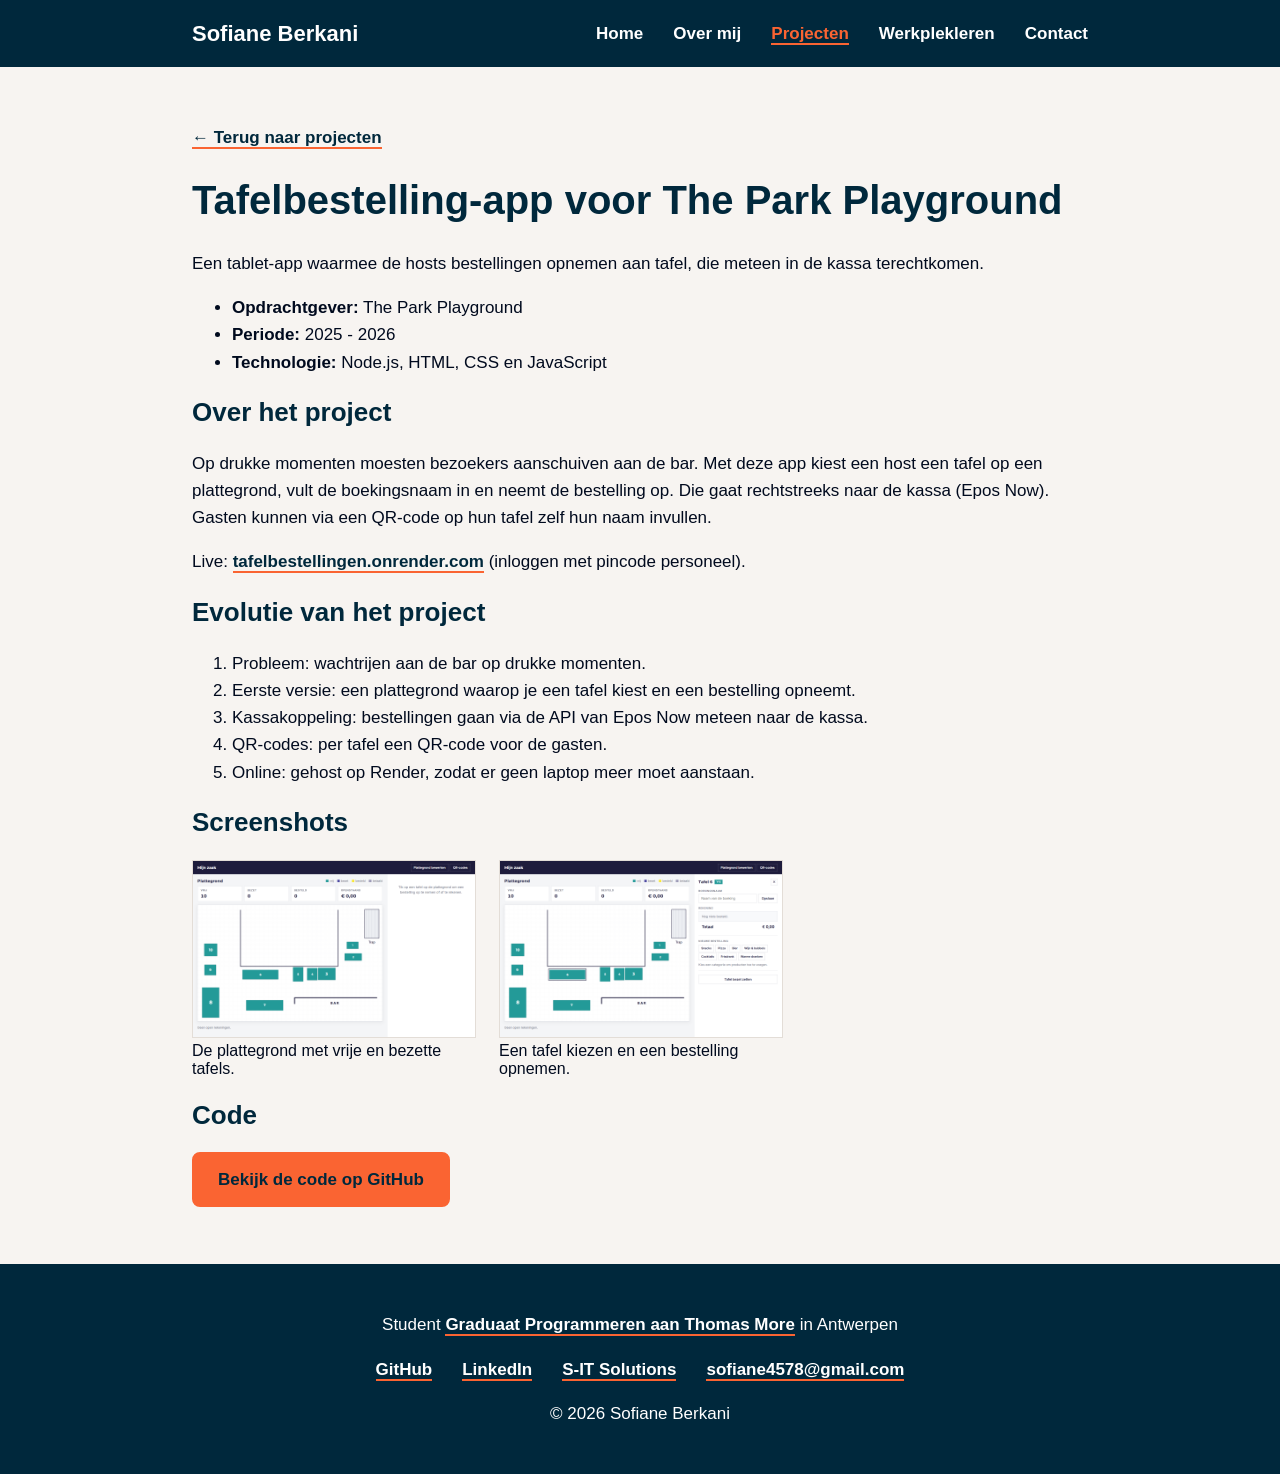
<file: 05-site/projecten/tafelbestelling-app.html>
<!DOCTYPE html>
<html lang="nl">
<head>
    <meta charset="UTF-8">
    <meta name="viewport" content="width=device-width, initial-scale=1">
    <title>Tafelbestelling-app voor The Park Playground | Sofiane Berkani</title>
    <link rel="stylesheet" href="../css/style.css">
</head>
<body>
    <header>
        <a class="logo" href="../index.html">Sofiane Berkani</a>
        <nav>
            <ul>
                <li><a href="../index.html">Home</a></li>
                <li><a href="../over-mij.html">Over mij</a></li>
                <li><a href="../projecten.html" class="actief">Projecten</a></li>
                <li><a href="../werkplekleren.html">Werkplekleren</a></li>
                <li><a href="../contact.html">Contact</a></li>
            </ul>
        </nav>
    </header>

    <main>
        <p><a href="../projecten.html">&larr; Terug naar projecten</a></p>

        <h1>Tafelbestelling-app voor The Park Playground</h1>
        <p>Een tablet-app waarmee de hosts bestellingen opnemen aan tafel, die meteen in de kassa terechtkomen.</p>
        <ul>
            <li><strong>Opdrachtgever:</strong> The Park Playground</li>
            <li><strong>Periode:</strong> 2025 - 2026</li>
            <li><strong>Technologie:</strong> Node.js, HTML, CSS en JavaScript</li>
        </ul>

        <section>
            <h2>Over het project</h2>
            <p>
                Op drukke momenten moesten bezoekers aanschuiven aan de bar. Met deze app kiest een host een tafel op
                een plattegrond, vult de boekingsnaam in en neemt de bestelling op. Die gaat rechtstreeks naar de
                kassa (Epos Now). Gasten kunnen via een QR-code op hun tafel zelf hun naam invullen.
            </p>
            <p>Live: <a href="https://tafelbestellingen.onrender.com">tafelbestellingen.onrender.com</a> (inloggen met pincode personeel).</p>
        </section>

        <section>
            <h2>Evolutie van het project</h2>
            <ol>
                <li>Probleem: wachtrijen aan de bar op drukke momenten.</li>
                <li>Eerste versie: een plattegrond waarop je een tafel kiest en een bestelling opneemt.</li>
                <li>Kassakoppeling: bestellingen gaan via de API van Epos Now meteen naar de kassa.</li>
                <li>QR-codes: per tafel een QR-code voor de gasten.</li>
                <li>Online: gehost op Render, zodat er geen laptop meer moet aanstaan.</li>
            </ol>
        </section>

        <section>
            <h2>Screenshots</h2>
            <div class="screenshots">
                <figure>
                    <img src="../img/projecten/tafelbestelling-plattegrond.png" alt="Plattegrond van de zaak met de tafels">
                    <figcaption>De plattegrond met vrije en bezette tafels.</figcaption>
                </figure>
                <figure>
                    <img src="../img/projecten/tafelbestelling-bestelling.png" alt="Tafel 6 is gekozen, rechts staat de bestelling">
                    <figcaption>Een tafel kiezen en een bestelling opnemen.</figcaption>
                </figure>
            </div>
        </section>

        <section>
            <h2>Code</h2>
            <p><a class="knop" href="https://github.com/SofianeBerkani/tafelbestellingen">Bekijk de code op GitHub</a></p>
        </section>
    </main>

    <footer>
        <p>Student <a href="https://thomasmore.be/opleidingen/graduaat/programmeren-dag-avondonderwijs/programmeren-dagonderwijs/antwerpen-0">Graduaat Programmeren aan Thomas More</a> in Antwerpen</p>
        <ul>
            <li><a href="https://github.com/SofianeBerkani">GitHub</a></li>
            <li><a href="https://www.linkedin.com/in/sofiane-berkani-8ab479326">LinkedIn</a></li>
            <li><a href="https://s-itsolutions.be">S-IT Solutions</a></li>
            <li><a href="mailto:sofiane4578@gmail.com">sofiane4578@gmail.com</a></li>
        </ul>
        <p>&copy; 2026 Sofiane Berkani</p>
    </footer>
</body>
</html>
</file>
<file: 05-site/css/style.css>
/* Kleuren: oranje #fa6432 (accent), donkerblauw #00283c (basis), #000a1e (tekst) */

body {
    margin: 0;
    font-family: "Century Gothic", sans-serif;
    color: #000a1e;
    background-color: #f7f4f1;
}

/* ---------- Header en menu ---------- */
header {
    display: flex;
    justify-content: space-between;
    align-items: center;
    padding: 20px 15%;
    background-color: #00283c;
}

header ul {
    display: flex;
    gap: 30px;
    margin: 0;
    padding: 0;
    list-style: none;
}

header a {
    color: white;
    border-bottom: none;
}

.logo {
    font-size: 22px;
}

.actief {
    color: #fa6432;
    border-bottom: 2px solid #fa6432;
}

/* ---------- Inhoud ---------- */
main {
    padding: 40px 15%;
}

h1 {
    font-size: 40px;
    color: #00283c;
}

h2 {
    font-size: 26px;
    color: #00283c;
}

h3 {
    font-size: 18px;
    color: #fa6432;
    margin-bottom: 5px;
}

p,
li {
    font-size: 17px;
    line-height: 1.6;
}

a {
    color: #00283c;
    font-weight: bold;
    text-decoration: none;
    border-bottom: 2px solid #fa6432;
}

a:hover {
    color: #fa6432;
}

/* ---------- Home: foto en intro naast elkaar ---------- */
.intro {
    display: flex;
    align-items: center;
    gap: 50px;
}

.profielfoto {
    width: 220px;
    border-radius: 50%;
    border: 4px solid #fa6432;
}

/* ---------- Knoppen ---------- */
.knop {
    display: inline-block;
    padding: 12px 24px;
    margin-right: 10px;
    border: 2px solid #fa6432;
    border-radius: 8px;
    background-color: #fa6432;
}

.knop:hover {
    background-color: #00283c;
    color: white;
}

/* ---------- Kaarten (diensten en projecten) ---------- */
.kaarten {
    display: grid;
    grid-template-columns: 1fr 1fr 1fr;
    gap: 25px;
    padding: 0;
    list-style: none;
}

.kaart {
    padding: 20px;
    background-color: white;
    border: 1px solid #e3ddd7;
    border-radius: 8px;
}

.kaart img {
    width: 100%;
    height: 250px;
    object-fit: cover;
    object-position: top;
}

/* ---------- Projectdetail: screenshots ---------- */
.screenshots {
    display: grid;
    grid-template-columns: 1fr 1fr 1fr;
    gap: 25px;
}

figure {
    margin: 0;
}

figure img {
    width: 100%;
    border: 1px solid #e3ddd7;
}

/* ---------- Contactformulier ---------- */
form {
    max-width: 600px;
}

label {
    display: block;
    margin-top: 15px;
    font-weight: bold;
    color: #00283c;
}

input,
textarea {
    width: 100%;
    box-sizing: border-box;
    padding: 10px;
    border: 2px solid #e3ddd7;
    border-radius: 8px;
    font-family: inherit;
    font-size: 16px;
}

textarea {
    height: 150px;
}

button {
    margin-top: 20px;
    padding: 12px 24px;
    border: none;
    border-radius: 8px;
    background-color: #fa6432;
    color: #00283c;
    font-family: inherit;
    font-size: 16px;
    font-weight: bold;
    cursor: pointer;
}

button:hover {
    background-color: #00283c;
    color: white;
}

/* ---------- Footer ---------- */
footer {
    padding: 30px 15%;
    background-color: #00283c;
    color: white;
    text-align: center;
}

footer ul {
    display: flex;
    justify-content: center;
    gap: 30px;
    padding: 0;
    list-style: none;
}

footer a {
    color: white;
}
</file>
<file: 04-code-versies/v1-eerste-versie/styles.css>
html {
    font-family: "Century Gothic", sans-serif;
}

h1 {
    font-family: "Century Gothic", sans-serif;
    font-size: 24px;
    line-height: 24px;
    color: #fa6432;
    font-weight: bold;
}

h2 {
    font-size: 18px;
    line-height: 18px;
    color: #00283c;
    font-weight: normal;
}

h3 {
    font-size: 16px;
    line-height: 16px;
    color: #fa6432;
    font-weight: bold;
    text-transform: uppercase;
    letter-spacing: 1px;
}

p {
    font-size: 15px;
    line-height: 18px;
    color: #000a1e;
    font-weight: 300;
}

img {
    width: 160px;
    border-radius: 50%;
    border: 3px solid #fa6432;
}

strong {
    color: #00283c;
    font-weight: bold;
}

em {
    color: #fa6432;
    font-style: italic;
}

a {
    color: #fa6432;
    font-weight: bold;
    text-decoration: none;
    border-bottom: 2px solid #fa6432;
}

a:hover {
    color: #00283c;
    border-bottom-color: #00283c;
}

ul {
    font-size: 15px;
    line-height: 18px;
    color: #000a1e;
    font-weight: 300;
}
</file>
